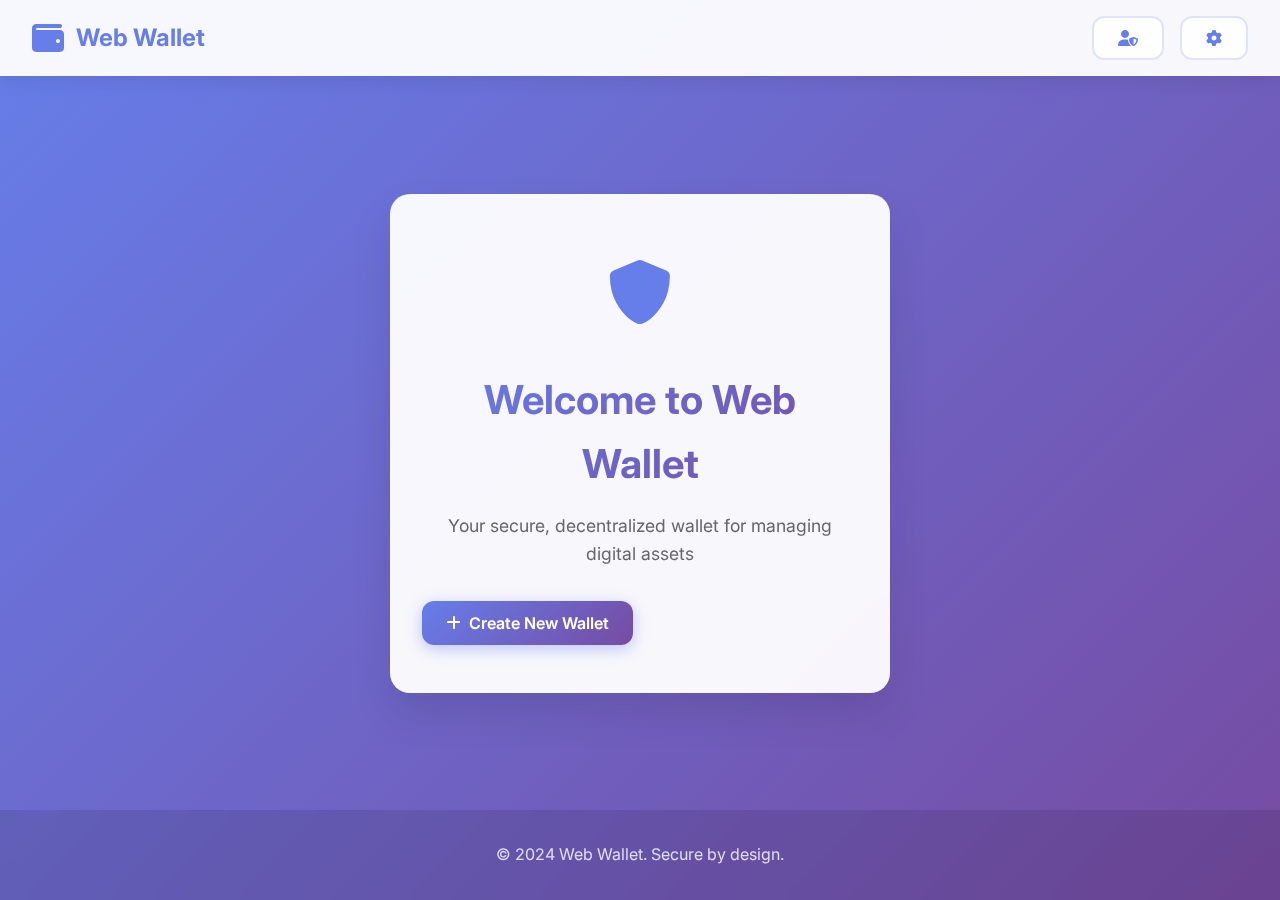
<file: web wallet private and public key/index.html>
<!DOCTYPE html>
<html lang="en">
<head>
    <meta charset="UTF-8">
    <meta name="viewport" content="width=device-width, initial-scale=1.0">
    <title>Web Wallet</title>
    <link rel="stylesheet" href="css/style.css">
    <link href="https://fonts.googleapis.com/css2?family=Inter:wght@300;400;500;600;700&display=swap" rel="stylesheet">
    <link rel="stylesheet" href="https://cdnjs.cloudflare.com/ajax/libs/font-awesome/6.0.0/css/all.min.css">
    <script src="js/wallet.js" defer></script>

</head>
<body>
    <div class="container">
        <!-- Header -->
        <header class="header">
            <div class="logo">
                <i class="fas fa-wallet"></i>
                <span>Web Wallet</span>
            </div>
            <div class="header-actions">
                <button class="btn-secondary" id="sessionBtn" title="Session Management">
                    <i class="fas fa-user-shield"></i>
                </button>
                <button class="btn-secondary" title="Settings">
                    <i class="fas fa-cog"></i>
                </button>
            </div>
        </header>

        <!-- Main Content -->
        <main class="main-content">
            <!-- Welcome Section -->
            <div class="welcome-section" id="welcomeSection">
                <div class="welcome-content">
                    <div class="welcome-icon">
                        <i class="fas fa-shield-alt"></i>
                    </div>
                    <h1>Welcome to Web Wallet</h1>
                    <p>Your secure, decentralized wallet for managing digital assets</p>
                    <button class="btn-primary" id="createWalletBtn">
                        <i class="fas fa-plus"></i>
                        Create New Wallet
                    </button>
                </div>
            </div>

            <!-- Wallet Section (Hidden by default) -->
            <div class="wallet-section" id="walletSection" style="display: none;">
                <div class="wallet-header">
                    <h2>Your Wallet</h2>
                    <button class="btn-secondary" id="backToWelcome">
                        <i class="fas fa-arrow-left"></i>
                        Back
                    </button>
                </div>

                <!-- Wallet Info -->
                <div class="wallet-info">
                    <div class="info-card">
                        <div class="card-header">
                            <i class="fas fa-key"></i>
                            <span>Public Key</span>
                        </div>
                        <div class="card-content">
                            <div class="key-display" id="publicKey">
                                <span class="placeholder">Click "Create Wallet" to generate keys</span>
                            </div>
                            <button class="btn-copy" id="copyPublicKey" style="display: none;">
                                <i class="fas fa-copy"></i>
                            </button>
                        </div>
                    </div>

                    <div class="info-card">
                        <div class="card-header">
                            <i class="fas fa-lock"></i>
                            <span>Private Key</span>
                        </div>
                        <div class="card-content">
                            <div class="key-display" id="privateKey">
                                <span class="placeholder">Click "Create Wallet" to generate keys</span>
                            </div>
                            <button class="btn-copy" id="copyPrivateKey" style="display: none;">
                                <i class="fas fa-copy"></i>
                            </button>
                        </div>
                    </div>

                    <div class="info-card">
                        <div class="card-header">
                            <i class="fas fa-seedling"></i>
                            <span>Seed Phrase</span>
                        </div>
                        <div class="card-content">
                            <div class="seed-phrase" id="seedPhrase">
                                <span class="placeholder">Click "Create Wallet" to generate seed phrase</span>
                            </div>
                            <button class="btn-copy" id="copySeedPhrase" style="display: none;">
                                <i class="fas fa-copy"></i>
                            </button>
                        </div>
                    </div>
                </div>

                <!-- Action Buttons -->
                <div class="wallet-actions">
                    <button class="btn-primary" id="regenerateWallet">
                        <i class="fas fa-refresh"></i>
                        Generate New Wallet
                    </button>
                    <button class="btn-secondary" id="exportWallet">
                        <i class="fas fa-download"></i>
                        Export Wallet
                    </button>
                </div>
            </div>
        </main>

        <!-- Footer -->
        <footer class="footer">
            <p>&copy; 2024 Web Wallet. Secure by design.</p>
        </footer>
    </div>

    <!-- Toast Notification -->
    <div class="toast" id="toast">
        <div class="toast-content">
            <i class="fas fa-check-circle"></i>
            <span id="toastMessage">Action completed successfully</span>
        </div>
    </div>

</body>
</html>
</file>
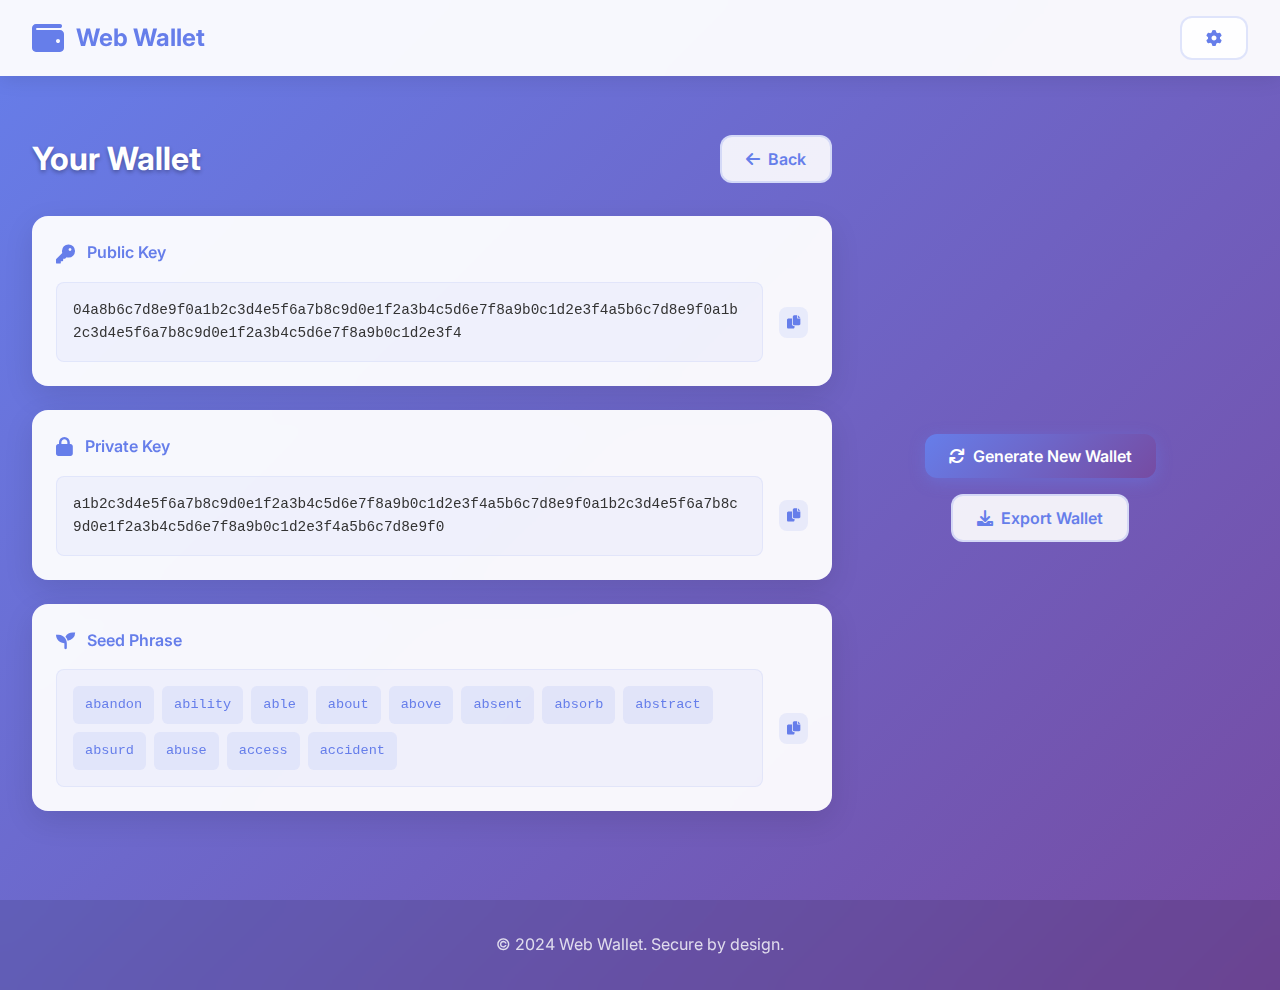
<file: web wallet private and public key/demo.html>
<!DOCTYPE html>
<html lang="en">
<head>
    <meta charset="UTF-8">
    <meta name="viewport" content="width=device-width, initial-scale=1.0">
    <title>Web Wallet - Demo</title>
    <link rel="stylesheet" href="css/style.css">
    <link href="https://fonts.googleapis.com/css2?family=Inter:wght@300;400;500;600;700&display=swap" rel="stylesheet">
    <link rel="stylesheet" href="https://cdnjs.cloudflare.com/ajax/libs/font-awesome/6.0.0/css/all.min.css">
</head>
<body>
    <div class="container">
        <!-- Header -->
        <header class="header">
            <div class="logo">
                <i class="fas fa-wallet"></i>
                <span>Web Wallet</span>
            </div>
            <div class="header-actions">
                <button class="btn-secondary">
                    <i class="fas fa-cog"></i>
                </button>
            </div>
        </header>

        <!-- Main Content -->
        <main class="main-content">
            <!-- Welcome Section -->
            <div class="welcome-section" id="welcomeSection" style="display: none;">
                <div class="welcome-content">
                    <div class="welcome-icon">
                        <i class="fas fa-shield-alt"></i>
                    </div>
                    <h1>Welcome to Web Wallet</h1>
                    <p>Your secure, decentralized wallet for managing digital assets</p>
                    <button class="btn-primary" id="createWalletBtn">
                        <i class="fas fa-plus"></i>
                        Create New Wallet
                    </button>
                </div>
            </div>

            <!-- Wallet Section (Demo - Always Visible) -->
            <div class="wallet-section" id="walletSection">
                <div class="wallet-header">
                    <h2>Your Wallet</h2>
                    <button class="btn-secondary" id="backToWelcome">
                        <i class="fas fa-arrow-left"></i>
                        Back
                    </button>
                </div>

                <!-- Wallet Info -->
                <div class="wallet-info">
                    <div class="info-card">
                        <div class="card-header">
                            <i class="fas fa-key"></i>
                            <span>Public Key</span>
                        </div>
                        <div class="card-content">
                            <div class="key-display" id="publicKey">
                                <span>04a8b6c7d8e9f0a1b2c3d4e5f6a7b8c9d0e1f2a3b4c5d6e7f8a9b0c1d2e3f4a5b6c7d8e9f0a1b2c3d4e5f6a7b8c9d0e1f2a3b4c5d6e7f8a9b0c1d2e3f4</span>
                            </div>
                            <button class="btn-copy" id="copyPublicKey">
                                <i class="fas fa-copy"></i>
                            </button>
                        </div>
                    </div>

                    <div class="info-card">
                        <div class="card-header">
                            <i class="fas fa-lock"></i>
                            <span>Private Key</span>
                        </div>
                        <div class="card-content">
                            <div class="key-display" id="privateKey">
                                <span>a1b2c3d4e5f6a7b8c9d0e1f2a3b4c5d6e7f8a9b0c1d2e3f4a5b6c7d8e9f0a1b2c3d4e5f6a7b8c9d0e1f2a3b4c5d6e7f8a9b0c1d2e3f4a5b6c7d8e9f0</span>
                            </div>
                            <button class="btn-copy" id="copyPrivateKey">
                                <i class="fas fa-copy"></i>
                            </button>
                        </div>
                    </div>

                    <div class="info-card">
                        <div class="card-header">
                            <i class="fas fa-seedling"></i>
                            <span>Seed Phrase</span>
                        </div>
                        <div class="card-content">
                            <div class="seed-phrase" id="seedPhrase">
                                <span class="seed-word">abandon</span>
                                <span class="seed-word">ability</span>
                                <span class="seed-word">able</span>
                                <span class="seed-word">about</span>
                                <span class="seed-word">above</span>
                                <span class="seed-word">absent</span>
                                <span class="seed-word">absorb</span>
                                <span class="seed-word">abstract</span>
                                <span class="seed-word">absurd</span>
                                <span class="seed-word">abuse</span>
                                <span class="seed-word">access</span>
                                <span class="seed-word">accident</span>
                            </div>
                            <button class="btn-copy" id="copySeedPhrase">
                                <i class="fas fa-copy"></i>
                            </div>
                        </div>
                    </div>
                </div>

                <!-- Action Buttons -->
                <div class="wallet-actions">
                    <button class="btn-primary" id="regenerateWallet">
                        <i class="fas fa-refresh"></i>
                        Generate New Wallet
                    </button>
                    <button class="btn-secondary" id="exportWallet">
                        <i class="fas fa-download"></i>
                        Export Wallet
                    </button>
                </div>
            </div>
        </main>

        <!-- Footer -->
        <footer class="footer">
            <p>&copy; 2024 Web Wallet. Secure by design.</p>
        </footer>
    </div>

    <!-- Toast Notification -->
    <div class="toast" id="toast">
        <div class="toast-content">
            <i class="fas fa-check-circle"></i>
            <span id="toastMessage">Copied to clipboard!</span>
        </div>
    </div>

    <script>
        // Demo functionality for copy buttons
        document.addEventListener('DOMContentLoaded', function() {
            const copyButtons = document.querySelectorAll('.btn-copy');
            const toast = document.getElementById('toast');
            
            copyButtons.forEach(button => {
                button.addEventListener('click', function() {
                    // Show toast notification
                    toast.classList.add('show');
                    
                    // Hide toast after 3 seconds
                    setTimeout(() => {
                        toast.classList.remove('show');
                    }, 3000);
                });
            });

            // Back button functionality
            document.getElementById('backToWelcome').addEventListener('click', function() {
                document.getElementById('walletSection').style.display = 'none';
                document.getElementById('welcomeSection').style.display = 'block';
            });

            // Create wallet button functionality
            document.getElementById('createWalletBtn').addEventListener('click', function() {
                document.getElementById('welcomeSection').style.display = 'none';
                document.getElementById('walletSection').style.display = 'block';
            });
        });
    </script>
</body>
</html>
</file>
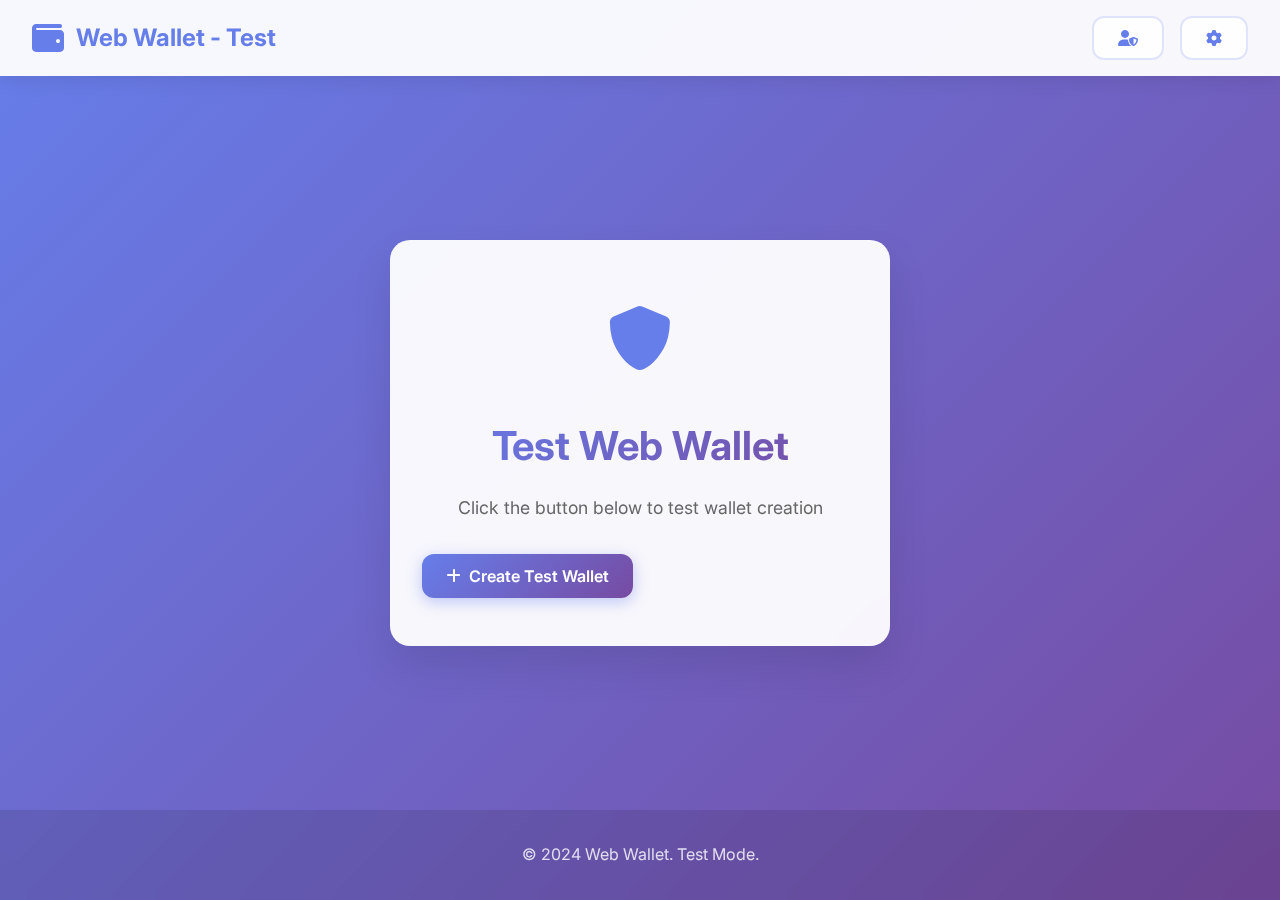
<file: web wallet private and public key/test.html>
<!DOCTYPE html>
<html lang="en">
<head>
    <meta charset="UTF-8">
    <meta name="viewport" content="width=device-width, initial-scale=1.0">
    <title>Web Wallet - Test</title>
    <link rel="stylesheet" href="css/style.css">
    <link href="https://fonts.googleapis.com/css2?family=Inter:wght@300;400;500;600;700&display=swap" rel="stylesheet">
    <link rel="stylesheet" href="https://cdnjs.cloudflare.com/ajax/libs/font-awesome/6.0.0/css/all.min.css">
</head>
<body>
    <div class="container">
        <!-- Header -->
        <header class="header">
            <div class="logo">
                <i class="fas fa-wallet"></i>
                <span>Web Wallet - Test</span>
            </div>
            <div class="header-actions">
                <button class="btn-secondary" id="sessionBtn" title="Session Management">
                    <i class="fas fa-user-shield"></i>
                </button>
                <button class="btn-secondary" title="Settings">
                    <i class="fas fa-cog"></i>
                </button>
            </div>
        </header>

        <!-- Main Content -->
        <main class="main-content">
            <!-- Welcome Section -->
            <div class="welcome-section" id="welcomeSection">
                <div class="welcome-content">
                    <div class="welcome-icon">
                        <i class="fas fa-shield-alt"></i>
                    </div>
                    <h1>Test Web Wallet</h1>
                    <p>Click the button below to test wallet creation</p>
                    <button class="btn-primary" id="createWalletBtn">
                        <i class="fas fa-plus"></i>
                        Create Test Wallet
                    </button>
                </div>
            </div>

            <!-- Wallet Section (Hidden by default) -->
            <div class="wallet-section" id="walletSection" style="display: none;">
                <div class="wallet-header">
                    <h2>Test Wallet</h2>
                    <button class="btn-secondary" id="backToWelcome">
                        <i class="fas fa-arrow-left"></i>
                        Back
                    </button>
                </div>

                <!-- Wallet Info -->
                <div class="wallet-info">
                    <div class="info-card">
                        <div class="card-header">
                            <i class="fas fa-key"></i>
                            <span>Public Key</span>
                        </div>
                        <div class="card-content">
                            <div class="key-display" id="publicKey">
                                <span class="placeholder">Click "Create Test Wallet" to generate keys</span>
                            </div>
                            <button class="btn-copy" id="copyPublicKey" style="display: none;">
                                <i class="fas fa-copy"></i>
                            </button>
                        </div>
                    </div>

                    <div class="info-card">
                        <div class="card-header">
                            <i class="fas fa-lock"></i>
                            <span>Private Key</span>
                        </div>
                        <div class="card-content">
                            <div class="key-display" id="privateKey">
                                <span class="placeholder">Click "Create Test Wallet" to generate keys</span>
                            </div>
                            <button class="btn-copy" id="copyPrivateKey" style="display: none;">
                                <i class="fas fa-copy"></i>
                            </button>
                        </div>
                    </div>

                    <div class="info-card">
                        <div class="card-header">
                            <i class="fas fa-seedling"></i>
                            <span>Seed Phrase</span>
                        </div>
                        <div class="card-content">
                            <div class="seed-phrase" id="seedPhrase">
                                <span class="placeholder">Click "Create Test Wallet" to generate seed phrase</span>
                            </div>
                            <button class="btn-copy" id="copySeedPhrase" style="display: none;">
                                <i class="fas fa-copy"></i>
                            </button>
                        </div>
                    </div>
                </div>

                <!-- Action Buttons -->
                <div class="wallet-actions">
                    <button class="btn-primary" id="regenerateWallet">
                        <i class="fas fa-refresh"></i>
                        Generate New Wallet
                    </button>
                    <button class="btn-secondary" id="exportWallet">
                        <i class="fas fa-download"></i>
                        Export Wallet
                    </button>
                </div>
            </div>
        </main>

        <!-- Footer -->
        <footer class="footer">
            <p>&copy; 2024 Web Wallet. Test Mode.</p>
        </footer>
    </div>

    <!-- Toast Notification -->
    <div class="toast" id="toast">
        <div class="toast-content">
            <i class="fas fa-check-circle"></i>
            <span id="toastMessage">Action completed successfully</span>
        </div>
    </div>

    <script src="js/wallet.js"></script>
</body>
</html>
</file>
<file: web wallet private and public key/css/style.css>
/* Reset and Base Styles */
* {
    margin: 0;
    padding: 0;
    box-sizing: border-box;
}

body {
    font-family: 'Inter', -apple-system, BlinkMacSystemFont, 'Segoe UI', Roboto, sans-serif;
    background: linear-gradient(135deg, #667eea 0%, #764ba2 100%);
    min-height: 100vh;
    color: #333;
    line-height: 1.6;
}

.container {
    min-height: 100vh;
    display: flex;
    flex-direction: column;
}

/* Header Styles */
.header {
    background: rgba(255, 255, 255, 0.95);
    backdrop-filter: blur(10px);
    padding: 1rem 2rem;
    display: flex;
    justify-content: space-between;
    align-items: center;
    box-shadow: 0 2px 20px rgba(0, 0, 0, 0.1);
    position: sticky;
    top: 0;
    z-index: 100;
}

.logo {
    display: flex;
    align-items: center;
    gap: 0.75rem;
    font-size: 1.5rem;
    font-weight: 700;
    color: #667eea;
}

.logo i {
    font-size: 2rem;
}

.header-actions {
    display: flex;
    gap: 1rem;
}

/* Button Styles */
.btn-primary, .btn-secondary {
    padding: 0.75rem 1.5rem;
    border: none;
    border-radius: 12px;
    font-size: 1rem;
    font-weight: 600;
    cursor: pointer;
    transition: all 0.3s ease;
    display: flex;
    align-items: center;
    gap: 0.5rem;
    text-decoration: none;
    font-family: inherit;
}

.btn-primary {
    background: linear-gradient(135deg, #667eea 0%, #764ba2 100%);
    color: white;
    box-shadow: 0 4px 15px rgba(102, 126, 234, 0.4);
}

.btn-primary:hover {
    transform: translateY(-2px);
    box-shadow: 0 6px 20px rgba(102, 126, 234, 0.6);
}

.btn-secondary {
    background: rgba(255, 255, 255, 0.9);
    color: #667eea;
    border: 2px solid rgba(102, 126, 234, 0.2);
}

.btn-secondary:hover {
    background: rgba(255, 255, 255, 1);
    border-color: rgba(102, 126, 234, 0.4);
    transform: translateY(-1px);
}

.btn-copy {
    padding: 0.5rem;
    background: rgba(102, 126, 234, 0.1);
    border: none;
    border-radius: 8px;
    color: #667eea;
    cursor: pointer;
    transition: all 0.3s ease;
}

.btn-copy:hover {
    background: rgba(102, 126, 234, 0.2);
    transform: scale(1.05);
}

/* Main Content */
.main-content {
    flex: 1;
    display: flex;
    align-items: center;
    justify-content: center;
    padding: 2rem;
}

/* Welcome Section */
.welcome-section {
    text-align: center;
    max-width: 500px;
    width: 100%;
}

.welcome-content {
    background: rgba(255, 255, 255, 0.95);
    backdrop-filter: blur(10px);
    padding: 3rem 2rem;
    border-radius: 20px;
    box-shadow: 0 20px 40px rgba(0, 0, 0, 0.1);
}

.welcome-icon {
    font-size: 4rem;
    color: #667eea;
    margin-bottom: 1.5rem;
}

.welcome-content h1 {
    font-size: 2.5rem;
    font-weight: 700;
    margin-bottom: 1rem;
    background: linear-gradient(135deg, #667eea 0%, #764ba2 100%);
    -webkit-background-clip: text;
    -webkit-text-fill-color: transparent;
    background-clip: text;
}

.welcome-content p {
    font-size: 1.1rem;
    color: #666;
    margin-bottom: 2rem;
    line-height: 1.6;
}

/* Wallet Section */
.wallet-section {
    width: 100%;
    max-width: 800px;
}

.wallet-header {
    display: flex;
    justify-content: space-between;
    align-items: center;
    margin-bottom: 2rem;
}

.wallet-header h2 {
    font-size: 2rem;
    font-weight: 700;
    color: white;
    text-shadow: 0 2px 4px rgba(0, 0, 0, 0.3);
}

/* Wallet Info Cards */
.wallet-info {
    display: grid;
    gap: 1.5rem;
    margin-bottom: 2rem;
}

.info-card {
    background: rgba(255, 255, 255, 0.95);
    backdrop-filter: blur(10px);
    border-radius: 16px;
    padding: 1.5rem;
    box-shadow: 0 10px 30px rgba(0, 0, 0, 0.1);
    transition: transform 0.3s ease;
}

.info-card:hover {
    transform: translateY(-2px);
}

.card-header {
    display: flex;
    align-items: center;
    gap: 0.75rem;
    margin-bottom: 1rem;
    font-weight: 600;
    color: #667eea;
}

.card-header i {
    font-size: 1.2rem;
}

.card-content {
    display: flex;
    align-items: center;
    gap: 1rem;
}

.key-display, .seed-phrase {
    flex: 1;
    background: rgba(102, 126, 234, 0.05);
    padding: 1rem;
    border-radius: 8px;
    font-family: 'Courier New', monospace;
    font-size: 0.9rem;
    word-break: break-all;
    border: 1px solid rgba(102, 126, 234, 0.1);
    min-height: 60px;
    display: flex;
    align-items: center;
}

.placeholder {
    color: #999;
    font-style: italic;
}

.seed-phrase {
    display: flex;
    flex-wrap: wrap;
    gap: 0.5rem;
    align-items: flex-start;
}

.seed-word {
    background: rgba(102, 126, 234, 0.1);
    padding: 0.5rem 0.75rem;
    border-radius: 6px;
    font-size: 0.85rem;
    color: #667eea;
    font-weight: 500;
}

/* Wallet Actions */
.wallet-actions {
    display: flex;
    gap: 1rem;
    justify-content: center;
    flex-wrap: wrap;
}

/* Footer */
.footer {
    text-align: center;
    padding: 2rem;
    color: rgba(255, 255, 255, 0.8);
    background: rgba(0, 0, 0, 0.1);
    backdrop-filter: blur(10px);
}

/* Toast Notification */
.toast {
    position: fixed;
    top: 2rem;
    right: 2rem;
    background: rgba(34, 197, 94, 0.95);
    color: white;
    padding: 1rem 1.5rem;
    border-radius: 12px;
    box-shadow: 0 10px 30px rgba(0, 0, 0, 0.2);
    transform: translateX(400px);
    transition: transform 0.3s ease;
    z-index: 1000;
    backdrop-filter: blur(10px);
}

.toast.show {
    transform: translateX(0);
}

.toast.success {
    background: rgba(34, 197, 94, 0.95);
}

.toast.error {
    background: rgba(239, 68, 68, 0.95);
}

.toast.warning {
    background: rgba(245, 158, 11, 0.95);
}

.toast.info {
    background: rgba(59, 130, 246, 0.95);
}

.toast-content {
    display: flex;
    align-items: center;
    gap: 0.75rem;
}

.toast i {
    font-size: 1.2rem;
}

.toast.success i {
    color: #dcfce7;
}

.toast.error i {
    color: #fecaca;
}

.toast.warning i {
    color: #fef3c7;
}

.toast.info i {
    color: #dbeafe;
}

/* Responsive Design */
@media (max-width: 768px) {
    .header {
        padding: 1rem;
    }
    
    .logo span {
        display: none;
    }
    
    .main-content {
        padding: 1rem;
    }
    
    .welcome-content {
        padding: 2rem 1.5rem;
    }
    
    .welcome-content h1 {
        font-size: 2rem;
    }
    
    .wallet-header {
        flex-direction: column;
        gap: 1rem;
        text-align: center;
    }
    
    .wallet-actions {
        flex-direction: column;
        align-items: center;
    }
    
    .btn-primary, .btn-secondary {
        width: 100%;
        max-width: 300px;
        justify-content: center;
    }
    
    .card-content {
        flex-direction: column;
        align-items: stretch;
    }
    
    .btn-copy {
        align-self: flex-end;
    }
    
    .toast {
        right: 1rem;
        left: 1rem;
        transform: translateY(-100px);
    }
    
    .toast.show {
        transform: translateY(0);
    }
}

@media (max-width: 480px) {
    .welcome-content {
        padding: 1.5rem 1rem;
    }
    
    .welcome-content h1 {
        font-size: 1.75rem;
    }
    
    .info-card {
        padding: 1rem;
    }
    
    .key-display, .seed-phrase {
        font-size: 0.8rem;
        padding: 0.75rem;
    }
}

/* Animation Classes */
.fade-in {
    animation: fadeIn 0.5s ease-in;
}

@keyframes fadeIn {
    from {
        opacity: 0;
        transform: translateY(20px);
    }
    to {
        opacity: 1;
        transform: translateY(0);
    }
}

.slide-in {
    animation: slideIn 0.5s ease-out;
}

@keyframes slideIn {
    from {
        transform: translateX(-100%);
    }
    to {
        transform: translateX(0);
    }
}

/* Loading States */
.loading {
    opacity: 0.7;
    pointer-events: none;
}

.loading::after {
    content: '';
    position: absolute;
    top: 50%;
    left: 50%;
    width: 20px;
    height: 20px;
    margin: -10px 0 0 -10px;
    border: 2px solid #667eea;
    border-top: 2px solid transparent;
    border-radius: 50%;
    animation: spin 1s linear infinite;
}

@keyframes spin {
    0% { transform: rotate(0deg); }
    100% { transform: rotate(360deg); }
}
</file>
